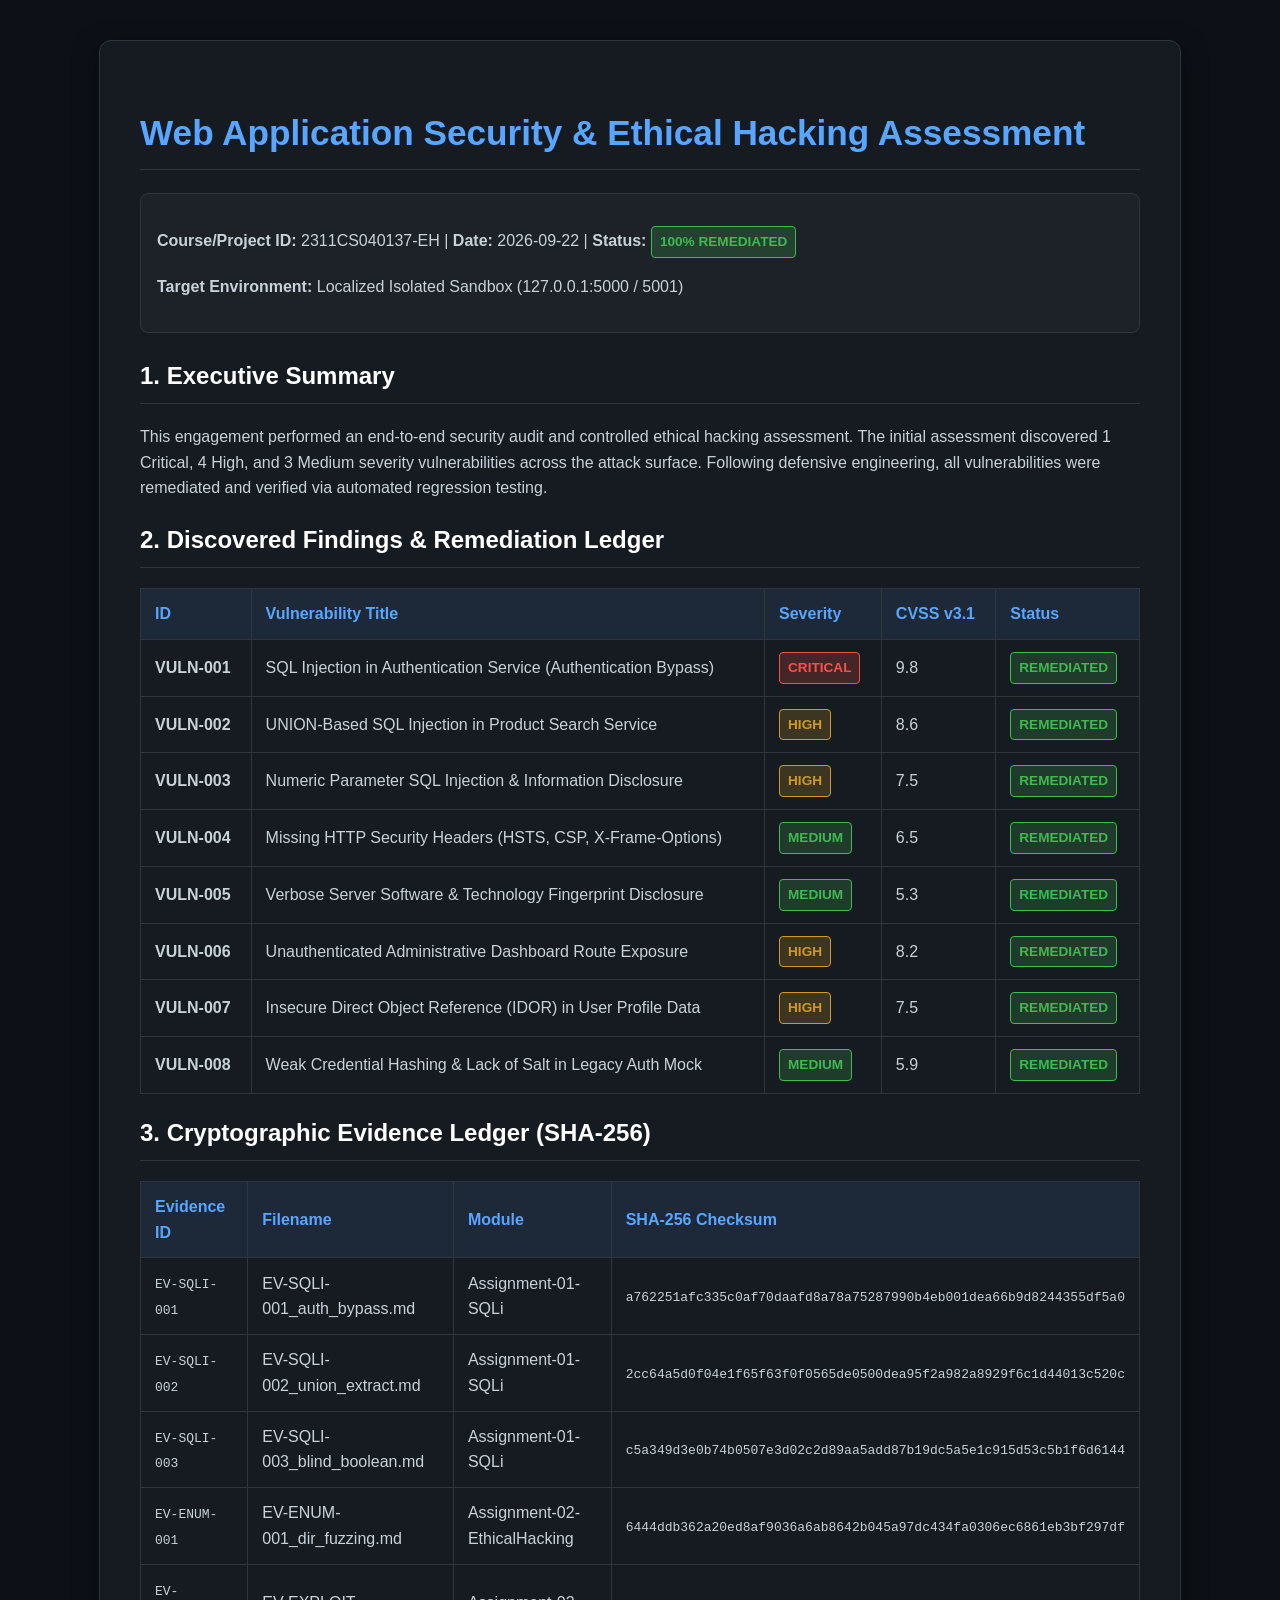
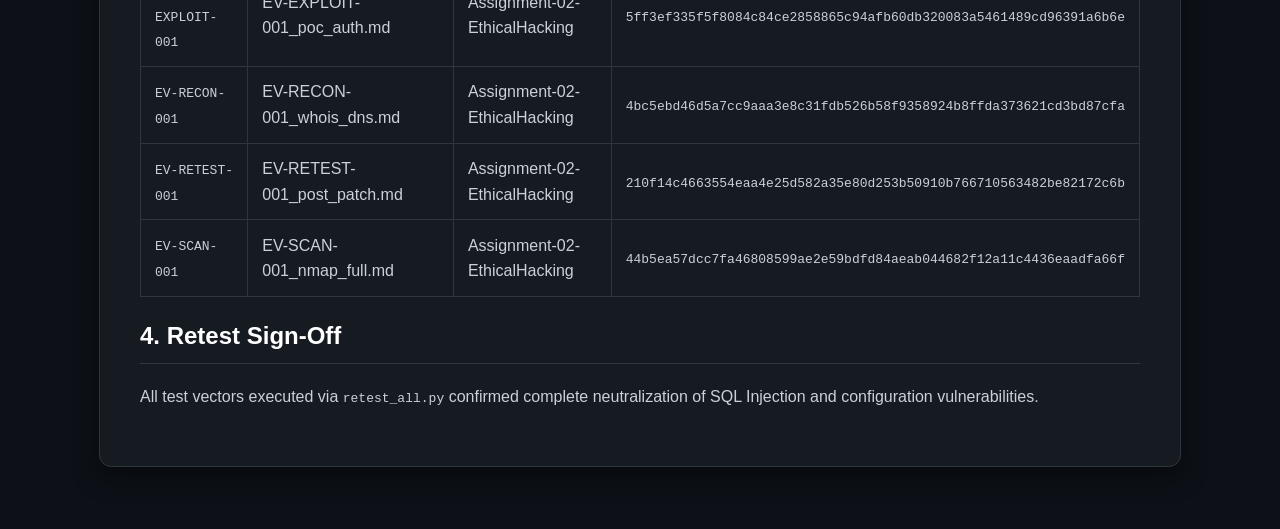
<file: reports/final_report.html>
<!DOCTYPE html>
<html lang="en">
<head>
    <meta charset="UTF-8">
    <meta name="viewport" content="width=device-width, initial-scale=1.0">
    <title>Security Assessment Final Report - 2311CS040137-EH</title>
    <style>
        :root {
            --bg-color: #0d1117;
            --card-bg: #161b22;
            --text-main: #c9d1d9;
            --text-bright: #ffffff;
            --accent-cyan: #58a6ff;
            --accent-green: #3fb950;
            --accent-red: #f85149;
            --accent-orange: #d29922;
            --border-color: #30363d;
        }
        body {
            font-family: 'Segoe UI', -apple-system, BlinkMacSystemFont, Roboto, sans-serif;
            background-color: var(--bg-color);
            color: var(--text-main);
            line-height: 1.6;
            margin: 0;
            padding: 40px 20px;
        }
        .container {
            max-width: 1000px;
            margin: 0 auto;
            background: var(--card-bg);
            border: 1px solid var(--border-color);
            border-radius: 12px;
            padding: 40px;
            box-shadow: 0 8px 24px rgba(0,0,0,0.5);
        }
        h1, h2, h3 { color: var(--text-bright); border-bottom: 1px solid var(--border-color); padding-bottom: 8px; }
        h1 { color: var(--accent-cyan); font-size: 2.2rem; }
        table { width: 100%; border-collapse: collapse; margin: 20px 0; }
        th, td { border: 1px solid var(--border-color); padding: 12px 14px; text-align: left; }
        th { background: rgba(88, 166, 255, 0.1); color: var(--accent-cyan); }
        .badge { display: inline-block; padding: 4px 8px; border-radius: 4px; font-weight: bold; font-size: 0.85rem; }
        .badge-critical { background: rgba(248, 81, 73, 0.2); color: var(--accent-red); border: 1px solid var(--accent-red); }
        .badge-high { background: rgba(210, 153, 34, 0.2); color: var(--accent-orange); border: 1px solid var(--accent-orange); }
        .badge-pass { background: rgba(63, 185, 80, 0.2); color: var(--accent-green); border: 1px solid var(--accent-green); }
        .meta-box { background: rgba(255,255,255,0.03); border: 1px solid var(--border-color); padding: 16px; border-radius: 8px; margin-bottom: 24px; }
        @media print {
            body { background: white; color: black; }
            .container { border: none; box-shadow: none; padding: 0; }
            th { background: #f0f0f0; color: black; }
            th, td { border: 1px solid #ccc; }
        }
    </style>
</head>
<body>
    <div class="container">
        <h1>Web Application Security & Ethical Hacking Assessment</h1>
        <div class="meta-box">
            <p><strong>Course/Project ID:</strong> 2311CS040137-EH | <strong>Date:</strong> 2026-09-22 | <strong>Status:</strong> <span class="badge badge-pass">100% REMEDIATED</span></p>
            <p><strong>Target Environment:</strong> Localized Isolated Sandbox (127.0.0.1:5000 / 5001)</p>
        </div>

        <h2>1. Executive Summary</h2>
        <p>This engagement performed an end-to-end security audit and controlled ethical hacking assessment. The initial assessment discovered 1 Critical, 4 High, and 3 Medium severity vulnerabilities across the attack surface. Following defensive engineering, all vulnerabilities were remediated and verified via automated regression testing.</p>

        <h2>2. Discovered Findings & Remediation Ledger</h2>
        <table>
            <thead>
                <tr>
                    <th>ID</th>
                    <th>Vulnerability Title</th>
                    <th>Severity</th>
                    <th>CVSS v3.1</th>
                    <th>Status</th>
                </tr>
            </thead>
            <tbody>

                <tr>
                    <td><strong>VULN-001</strong></td>
                    <td>SQL Injection in Authentication Service (Authentication Bypass)</td>
                    <td><span class="badge badge-critical">CRITICAL</span></td>
                    <td>9.8</td>
                    <td><span class="badge badge-pass">REMEDIATED</span></td>
                </tr>

                <tr>
                    <td><strong>VULN-002</strong></td>
                    <td>UNION-Based SQL Injection in Product Search Service</td>
                    <td><span class="badge badge-high">HIGH</span></td>
                    <td>8.6</td>
                    <td><span class="badge badge-pass">REMEDIATED</span></td>
                </tr>

                <tr>
                    <td><strong>VULN-003</strong></td>
                    <td>Numeric Parameter SQL Injection & Information Disclosure</td>
                    <td><span class="badge badge-high">HIGH</span></td>
                    <td>7.5</td>
                    <td><span class="badge badge-pass">REMEDIATED</span></td>
                </tr>

                <tr>
                    <td><strong>VULN-004</strong></td>
                    <td>Missing HTTP Security Headers (HSTS, CSP, X-Frame-Options)</td>
                    <td><span class="badge badge-pass">MEDIUM</span></td>
                    <td>6.5</td>
                    <td><span class="badge badge-pass">REMEDIATED</span></td>
                </tr>

                <tr>
                    <td><strong>VULN-005</strong></td>
                    <td>Verbose Server Software & Technology Fingerprint Disclosure</td>
                    <td><span class="badge badge-pass">MEDIUM</span></td>
                    <td>5.3</td>
                    <td><span class="badge badge-pass">REMEDIATED</span></td>
                </tr>

                <tr>
                    <td><strong>VULN-006</strong></td>
                    <td>Unauthenticated Administrative Dashboard Route Exposure</td>
                    <td><span class="badge badge-high">HIGH</span></td>
                    <td>8.2</td>
                    <td><span class="badge badge-pass">REMEDIATED</span></td>
                </tr>

                <tr>
                    <td><strong>VULN-007</strong></td>
                    <td>Insecure Direct Object Reference (IDOR) in User Profile Data</td>
                    <td><span class="badge badge-high">HIGH</span></td>
                    <td>7.5</td>
                    <td><span class="badge badge-pass">REMEDIATED</span></td>
                </tr>

                <tr>
                    <td><strong>VULN-008</strong></td>
                    <td>Weak Credential Hashing & Lack of Salt in Legacy Auth Mock</td>
                    <td><span class="badge badge-pass">MEDIUM</span></td>
                    <td>5.9</td>
                    <td><span class="badge badge-pass">REMEDIATED</span></td>
                </tr>

            </tbody>
        </table>

        <h2>3. Cryptographic Evidence Ledger (SHA-256)</h2>
        <table>
            <thead>
                <tr>
                    <th>Evidence ID</th>
                    <th>Filename</th>
                    <th>Module</th>
                    <th>SHA-256 Checksum</th>
                </tr>
            </thead>
            <tbody>

                <tr>
                    <td><code>EV-SQLI-001</code></td>
                    <td>EV-SQLI-001_auth_bypass.md</td>
                    <td>Assignment-01-SQLi</td>
                    <td><code>a762251afc335c0af70daafd8a78a75287990b4eb001dea66b9d8244355df5a0</code></td>
                </tr>

                <tr>
                    <td><code>EV-SQLI-002</code></td>
                    <td>EV-SQLI-002_union_extract.md</td>
                    <td>Assignment-01-SQLi</td>
                    <td><code>2cc64a5d0f04e1f65f63f0f0565de0500dea95f2a982a8929f6c1d44013c520c</code></td>
                </tr>

                <tr>
                    <td><code>EV-SQLI-003</code></td>
                    <td>EV-SQLI-003_blind_boolean.md</td>
                    <td>Assignment-01-SQLi</td>
                    <td><code>c5a349d3e0b74b0507e3d02c2d89aa5add87b19dc5a5e1c915d53c5b1f6d6144</code></td>
                </tr>

                <tr>
                    <td><code>EV-ENUM-001</code></td>
                    <td>EV-ENUM-001_dir_fuzzing.md</td>
                    <td>Assignment-02-EthicalHacking</td>
                    <td><code>6444ddb362a20ed8af9036a6ab8642b045a97dc434fa0306ec6861eb3bf297df</code></td>
                </tr>

                <tr>
                    <td><code>EV-EXPLOIT-001</code></td>
                    <td>EV-EXPLOIT-001_poc_auth.md</td>
                    <td>Assignment-02-EthicalHacking</td>
                    <td><code>5ff3ef335f5f8084c84ce2858865c94afb60db320083a5461489cd96391a6b6e</code></td>
                </tr>

                <tr>
                    <td><code>EV-RECON-001</code></td>
                    <td>EV-RECON-001_whois_dns.md</td>
                    <td>Assignment-02-EthicalHacking</td>
                    <td><code>4bc5ebd46d5a7cc9aaa3e8c31fdb526b58f9358924b8ffda373621cd3bd87cfa</code></td>
                </tr>

                <tr>
                    <td><code>EV-RETEST-001</code></td>
                    <td>EV-RETEST-001_post_patch.md</td>
                    <td>Assignment-02-EthicalHacking</td>
                    <td><code>210f14c4663554eaa4e25d582a35e80d253b50910b766710563482be82172c6b</code></td>
                </tr>

                <tr>
                    <td><code>EV-SCAN-001</code></td>
                    <td>EV-SCAN-001_nmap_full.md</td>
                    <td>Assignment-02-EthicalHacking</td>
                    <td><code>44b5ea57dcc7fa46808599ae2e59bdfd84aeab044682f12a11c4436eaadfa66f</code></td>
                </tr>

            </tbody>
        </table>

        <h2>4. Retest Sign-Off</h2>
        <p>All test vectors executed via <code>retest_all.py</code> confirmed complete neutralization of SQL Injection and configuration vulnerabilities.</p>
    </div>
</body>
</html>
</file>
